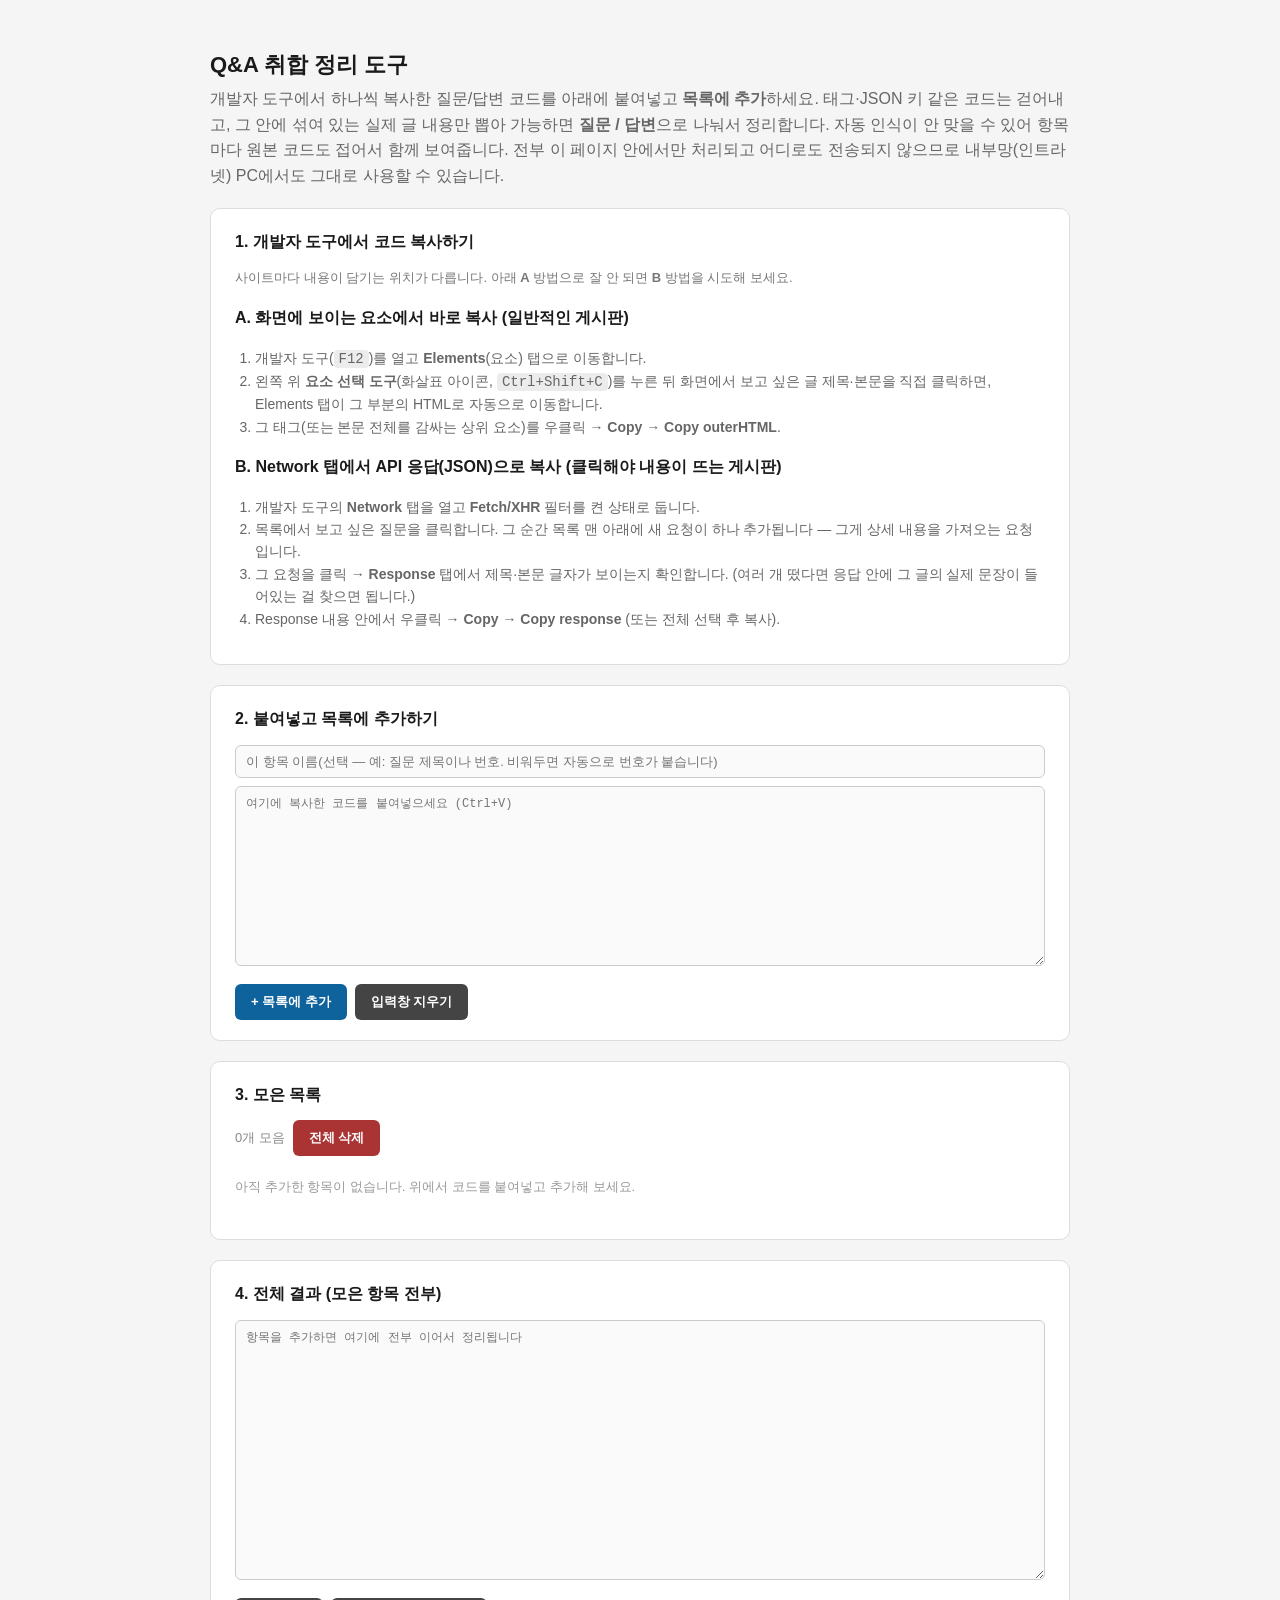
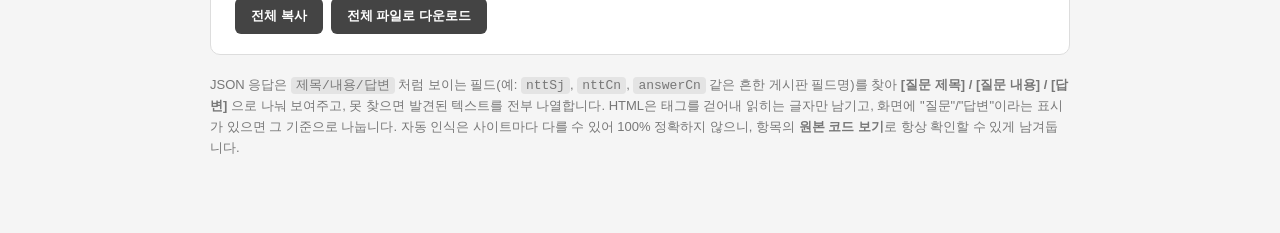
<file: webpage_reverse/index.html>
<!DOCTYPE html>
<html lang="ko">
<head>
<meta charset="utf-8">
<meta name="viewport" content="width=device-width, initial-scale=1">
<title>Q&A 취합 정리 도구</title>
<style>
  :root { color-scheme: light dark; }
  body {
    margin: 0; padding: 32px 16px 64px; background: #f5f5f5; color: #1a1a1a;
    font-family: -apple-system, BlinkMacSystemFont, "Segoe UI", "Malgun Gothic", sans-serif;
    line-height: 1.6;
  }
  @media (prefers-color-scheme: dark) {
    body { background: #1e1e1e; color: #e0e0e0; }
    .card { background: #2a2a2a !important; border-color: #3c3c3c !important; }
    textarea, input[type="text"] { background: #1e1e1e !important; color: #d4d4d4 !important; border-color: #444 !important; }
    .entry { background: #232323 !important; border-color: #3c3c3c !important; }
    .entry summary { color: #e0e0e0 !important; }
    .raw-details { border-top-color: #3c3c3c !important; }
  }
  main { max-width: 860px; margin: 0 auto; }
  h1 { font-size: 22px; margin-bottom: 4px; }
  .lead { color: #666; margin-top: 0; }
  ol.steps { color: #666; font-size: 14px; padding-left: 20px; }
  .card {
    background: #fff; border: 1px solid #ddd; border-radius: 10px;
    padding: 20px 24px; margin: 20px 0;
  }
  .card h2 { font-size: 16px; margin-top: 0; }
  textarea, input[type="text"] {
    width: 100%; box-sizing: border-box; font-family: Consolas, "D2Coding", monospace;
    font-size: 12px; padding: 8px 10px; border: 1px solid #ccc; border-radius: 6px;
    background: #fafafa; color: #333;
  }
  textarea { resize: vertical; white-space: pre-wrap; word-break: break-word; }
  input[type="text"] { font-family: inherit; font-size: 13px; margin-bottom: 8px; }
  #raw-input { height: 180px; white-space: pre; word-break: normal; }
  #combined-output { height: 260px; }
  .actions { display: flex; gap: 8px; margin-top: 10px; flex-wrap: wrap; align-items: center; }
  button {
    padding: 9px 16px; border: none; border-radius: 6px; cursor: pointer;
    font-size: 13px; font-weight: 600;
  }
  button.primary { background: #0e639c; color: #fff; }
  button.primary:hover { background: #1177bb; }
  button.secondary { background: #444; color: #fff; }
  button.secondary:hover { background: #555; }
  button.danger { background: #a33; color: #fff; }
  button.danger:hover { background: #c33; }
  .note { font-size: 13px; color: #777; }
  code { background: rgba(127,127,127,.15); padding: 1px 5px; border-radius: 4px; }
  .count { font-size: 13px; color: #888; margin-left: auto; }
  #entry-list { list-style: none; margin: 12px 0 0; padding: 0; display: flex; flex-direction: column; gap: 8px; }
  .entry {
    border: 1px solid #e0e0e0; border-radius: 8px; background: #fafafa;
  }
  .entry summary {
    cursor: pointer; padding: 10px 14px; font-size: 13px; font-weight: 600;
    display: flex; align-items: center; gap: 8px; list-style: none;
  }
  .entry summary::-webkit-details-marker { display: none; }
  .entry summary .badge {
    font-size: 11px; font-weight: 400; color: #888; background: rgba(127,127,127,.15);
    padding: 1px 6px; border-radius: 4px;
  }
  .entry summary .badge.guessed { color: #1a7a3a; background: rgba(40,160,80,.15); }
  .entry summary .badge.fallback { color: #a35b00; background: rgba(200,130,0,.15); }
  .entry summary .remove-entry {
    margin-left: auto; background: none; border: none; color: #a33; font-size: 12px;
    font-weight: 600; cursor: pointer; padding: 2px 6px;
  }
  .entry .readable {
    margin: 0; padding: 12px 14px; border-top: 1px solid #e0e0e0;
    font-size: 13px; white-space: pre-wrap; word-break: break-word;
  }
  .raw-details {
    margin: 0 14px 12px; border-top: 1px dashed #ddd; padding-top: 8px;
  }
  .raw-details summary {
    cursor: pointer; font-size: 12px; color: #888; padding: 2px 0;
  }
  .raw-details pre {
    margin: 6px 0 0; font-family: Consolas, "D2Coding", monospace; font-size: 11px;
    white-space: pre-wrap; word-break: break-all; max-height: 260px; overflow: auto;
    color: #999;
  }
  .empty-hint { color: #999; font-size: 13px; padding: 8px 0; }
</style>
</head>
<body>
<main>
  <h1>Q&amp;A 취합 정리 도구</h1>
  <p class="lead">
    개발자 도구에서 하나씩 복사한 질문/답변 코드를 아래에 붙여넣고 <b>목록에 추가</b>하세요.
    태그·JSON 키 같은 코드는 걷어내고, 그 안에 섞여 있는 실제 글 내용만 뽑아
    가능하면 <b>질문 / 답변</b>으로 나눠서 정리합니다. 자동 인식이 안 맞을 수 있어
    항목마다 원본 코드도 접어서 함께 보여줍니다. 전부 이 페이지 안에서만 처리되고
    어디로도 전송되지 않으므로 내부망(인트라넷) PC에서도 그대로 사용할 수 있습니다.
  </p>

  <div class="card">
    <h2>1. 개발자 도구에서 코드 복사하기</h2>
    <p class="note" style="margin-top:0;">
      사이트마다 내용이 담기는 위치가 다릅니다. 아래 <b>A</b> 방법으로 잘 안 되면
      <b>B</b> 방법을 시도해 보세요.
    </p>
    <p><b>A. 화면에 보이는 요소에서 바로 복사 (일반적인 게시판)</b></p>
    <ol class="steps">
      <li>개발자 도구(<code>F12</code>)를 열고 <b>Elements</b>(요소) 탭으로 이동합니다.</li>
      <li>왼쪽 위 <b>요소 선택 도구</b>(화살표 아이콘, <code>Ctrl+Shift+C</code>)를 누른 뒤
        화면에서 보고 싶은 글 제목·본문을 직접 클릭하면, Elements 탭이 그 부분의
        HTML로 자동으로 이동합니다.</li>
      <li>그 태그(또는 본문 전체를 감싸는 상위 요소)를 우클릭 →
        <b>Copy → Copy outerHTML</b>.</li>
    </ol>
    <p><b>B. Network 탭에서 API 응답(JSON)으로 복사 (클릭해야 내용이 뜨는 게시판)</b></p>
    <ol class="steps">
      <li>개발자 도구의 <b>Network</b> 탭을 열고 <b>Fetch/XHR</b> 필터를 켠 상태로 둡니다.</li>
      <li>목록에서 보고 싶은 질문을 클릭합니다. 그 순간 목록 맨 아래에
        새 요청이 하나 추가됩니다 — 그게 상세 내용을 가져오는 요청입니다.</li>
      <li>그 요청을 클릭 → <b>Response</b> 탭에서 제목·본문 글자가 보이는지 확인합니다.
        (여러 개 떴다면 응답 안에 그 글의 실제 문장이 들어있는 걸 찾으면 됩니다.)</li>
      <li>Response 내용 안에서 우클릭 → <b>Copy → Copy response</b> (또는 전체 선택 후 복사).</li>
    </ol>
  </div>

  <div class="card">
    <h2>2. 붙여넣고 목록에 추가하기</h2>
    <input type="text" id="label-input" placeholder="이 항목 이름(선택 — 예: 질문 제목이나 번호. 비워두면 자동으로 번호가 붙습니다)">
    <textarea id="raw-input" placeholder="여기에 복사한 코드를 붙여넣으세요 (Ctrl+V)"></textarea>
    <div class="actions">
      <button class="primary" id="add-btn">+ 목록에 추가</button>
      <button class="secondary" id="clear-input-btn">입력창 지우기</button>
    </div>
  </div>

  <div class="card">
    <h2>3. 모은 목록</h2>
    <div class="actions" style="margin-top:0;">
      <span class="count" id="entry-count" style="margin-left:0;">0개 모음</span>
      <button class="danger" id="clear-all-btn">전체 삭제</button>
    </div>
    <p class="empty-hint" id="empty-hint">아직 추가한 항목이 없습니다. 위에서 코드를 붙여넣고 추가해 보세요.</p>
    <ul id="entry-list"></ul>
  </div>

  <div class="card">
    <h2>4. 전체 결과 (모은 항목 전부)</h2>
    <textarea id="combined-output" readonly placeholder="항목을 추가하면 여기에 전부 이어서 정리됩니다"></textarea>
    <div class="actions">
      <button class="secondary" id="copy-all-btn">전체 복사</button>
      <button class="secondary" id="download-all-btn">전체 파일로 다운로드</button>
    </div>
  </div>

  <p class="note">
    JSON 응답은 <code>제목/내용/답변</code> 처럼 보이는 필드(예: <code>nttSj</code>,
    <code>nttCn</code>, <code>answerCn</code> 같은 흔한 게시판 필드명)를 찾아
    <b>[질문 제목] / [질문 내용] / [답변]</b> 으로 나눠 보여주고, 못 찾으면 발견된
    텍스트를 전부 나열합니다. HTML은 태그를 걷어내 읽히는 글자만 남기고,
    화면에 "질문"/"답변"이라는 표시가 있으면 그 기준으로 나눕니다. 자동 인식은
    사이트마다 다를 수 있어 100% 정확하지 않으니, 항목의 <b>원본 코드 보기</b>로
    항상 확인할 수 있게 남겨둡니다.
  </p>
</main>
<script>
(function () {
  "use strict";

  var VOID_TAGS = [
    "area", "base", "br", "col", "embed", "hr", "img", "input",
    "link", "meta", "param", "source", "track", "wbr",
  ];
  var RAW_TEXT_TAGS = ["script", "style"];
  var STORAGE_KEY = "qna_collector_entries_v2";

  function indent(n) {
    return "  ".repeat(n);
  }

  // 태그 단위로 잘라 들여쓰기를 붙여 사람이 읽기 좋은 형태로 재구성한다.
  // <script>/<style> 안쪽 내용은 태그로 착각해 잘못 잘리지 않도록 통째로 다룬다.
  function formatHtml(html) {
    var tokens = html.match(/<!--[\s\S]*?-->|<[^>]+>|[^<]+/g) || [];
    var out = [];
    var depth = 0;
    var rawTag = null;
    var rawBuffer = "";

    tokens.forEach(function (token) {
      if (rawTag) {
        var closeRe = new RegExp("^</" + rawTag + "\\s*>$", "i");
        if (closeRe.test(token.trim())) {
          if (rawBuffer.trim()) {
            out.push(indent(depth + 1) + rawBuffer.trim());
          }
          out.push(indent(depth) + token.trim());
          rawTag = null;
          rawBuffer = "";
        } else {
          rawBuffer += token;
        }
        return;
      }

      if (/^<!--/.test(token)) {
        out.push(indent(depth) + token.trim());
        return;
      }

      if (/^<[^>]+>$/.test(token)) {
        var isClosing = /^<\//.test(token);
        var isSelfClosing = /\/>$/.test(token);
        var tagName = (token.match(/^<\/?([a-zA-Z0-9-]+)/) || [])[1];
        var isVoid = tagName && VOID_TAGS.indexOf(tagName.toLowerCase()) !== -1;

        if (isClosing) {
          depth = Math.max(0, depth - 1);
          out.push(indent(depth) + token.trim());
        } else {
          out.push(indent(depth) + token.trim());
          if (
            tagName &&
            RAW_TEXT_TAGS.indexOf(tagName.toLowerCase()) !== -1 &&
            !isSelfClosing
          ) {
            rawTag = tagName.toLowerCase();
          } else if (!isSelfClosing && !isVoid) {
            depth++;
          }
        }
      } else {
        var text = token.trim();
        if (text) out.push(indent(depth) + text);
      }
    });

    return out.join("\n");
  }

  // 붙여넣은 내용이 JSON이면 JSON.stringify로, 아니면 HTML 포매터로 정리한다.
  function formatInput(text) {
    var trimmed = text.trim();
    if (/^[{[]/.test(trimmed)) {
      try {
        return { type: "json", raw: JSON.stringify(JSON.parse(trimmed), null, 2), parsed: JSON.parse(trimmed) };
      } catch (e) {
        // JSON 파싱에 실패하면 HTML/일반 텍스트로 취급한다.
      }
    }
    return { type: "html", raw: formatHtml(text), parsed: null };
  }

  // HTML 태그를 걷어내고 사람이 읽을 글자만 남긴다. DOM에 넣지 않고 순수 문자열
  // 치환만 하므로, 붙여넣은 내용 안에 악성 코드가 있어도 실행되지 않는다.
  function stripHtmlToText(html) {
    var noRaw = html
      .replace(/<script[\s\S]*?<\/script>/gi, " ")
      .replace(/<style[\s\S]*?<\/style>/gi, " ");
    var withBreaks = noRaw.replace(/<\/?(br|p|div|li|tr|h[1-6])\b[^>]*>/gi, "\n");
    var textOnly = withBreaks.replace(/<[^>]+>/g, "");
    var decoded = textOnly
      .replace(/&nbsp;/gi, " ")
      .replace(/&lt;/gi, "<")
      .replace(/&gt;/gi, ">")
      .replace(/&quot;/gi, "\"")
      .replace(/&#39;/gi, "'")
      .replace(/&amp;/gi, "&");
    return decoded
      .split("\n")
      .map(function (line) { return line.trim(); })
      .filter(function (line) { return line.length > 0; })
      .join("\n");
  }

  function tokenizeKey(key) {
    return key
      .replace(/([a-z0-9])([A-Z])/g, "$1 $2")
      .replace(/[_\-.]/g, " ")
      .toLowerCase()
      .split(/\s+/)
      .filter(Boolean);
  }

  var TITLE_TOKENS = ["title", "subject", "subj", "sj", "ttl", "제목"];
  var ANSWER_TOKENS = ["answer", "reply", "response", "ans", "답변"];
  var CONTENT_TOKENS = ["content", "contents", "cn", "body", "memo", "text", "내용"];

  function classifyKey(lastSegment) {
    var tokens = tokenizeKey(lastSegment);
    if (tokens.some(function (t) { return ANSWER_TOKENS.indexOf(t) !== -1; })) return "answer";
    if (tokens.some(function (t) { return TITLE_TOKENS.indexOf(t) !== -1; })) return "title";
    if (tokens.some(function (t) { return CONTENT_TOKENS.indexOf(t) !== -1; })) return "content";
    return null;
  }

  // JSON 객체를 훑어 문자열 값을 전부 모으고, 필드명으로 제목/내용/답변을 추정한다.
  function extractFromJson(obj) {
    var fields = [];
    (function walk(node, path) {
      if (node == null) return;
      if (typeof node === "string") {
        var trimmed = node.trim();
        var looksLikeId = /^-?\d+(\.\d+)?$/.test(trimmed) || /^\d{4}-\d{2}-\d{2}/.test(trimmed);
        if (trimmed.length >= 2 && !looksLikeId) {
          fields.push({ path: path, value: trimmed });
        }
        return;
      }
      if (Array.isArray(node)) {
        node.forEach(function (item, i) { walk(item, path + "[" + i + "]"); });
        return;
      }
      if (typeof node === "object") {
        Object.keys(node).forEach(function (key) {
          walk(node[key], path ? path + "." + key : key);
        });
      }
    })(obj, "");

    var buckets = { title: [], content: [], answer: [] };
    fields.forEach(function (f) {
      var lastSegment = f.path.split(/[.\[]/).pop().replace(/\]$/, "");
      var cat = classifyKey(lastSegment);
      if (cat) buckets[cat].push(f);
    });

    var title = buckets.title[0];
    var content = buckets.content.filter(function (c) { return !title || c.path !== title.path; })[0];
    var answer = buckets.answer[0];

    var lines = [];
    if (title) lines.push("[질문 제목]\n" + title.value);
    if (content) lines.push("[질문 내용]\n" + stripHtmlToText(content.value));
    if (answer) lines.push("[답변]\n" + stripHtmlToText(answer.value));

    if (lines.length > 0) {
      return { text: lines.join("\n\n"), guessed: true };
    }

    if (fields.length === 0) {
      return { text: "(텍스트로 보이는 값을 찾지 못했습니다. 원본 코드를 확인해 주세요.)", guessed: false };
    }
    var fallback = ["(질문/답변 필드를 자동으로 찾지 못했습니다. 발견된 텍스트 전체입니다)"]
      .concat(fields.slice(0, 40).map(function (f) { return f.path + ": " + f.value; }));
    return { text: fallback.join("\n"), guessed: false };
  }

  var Q_MARKER_RE = /^(질문|문의\s*내용|질의\s*내용|Q\.?)$/;
  var A_MARKER_RE = /^(답변|답변\s*내용|회신\s*내용|A\.?)$/;

  // 화면에 "질문"/"답변" 같은 표시가 그대로 텍스트로 남아있으면 그 기준으로 나눈다.
  function splitQnaMarkers(plainText) {
    var lines = plainText.split("\n");
    var qIdx = -1, aIdx = -1;
    lines.forEach(function (line, i) {
      var t = line.trim();
      if (qIdx === -1 && Q_MARKER_RE.test(t)) qIdx = i;
      if (A_MARKER_RE.test(t)) aIdx = i;
    });
    if (qIdx === -1 && aIdx === -1) return null;
    var question = qIdx !== -1
      ? lines.slice(qIdx + 1, aIdx !== -1 ? aIdx : undefined).join("\n").trim()
      : null;
    var answer = aIdx !== -1 ? lines.slice(aIdx + 1).join("\n").trim() : null;
    return { question: question, answer: answer };
  }

  function extractFromHtml(rawHtmlText) {
    var plain = stripHtmlToText(rawHtmlText);
    if (!plain) {
      return { text: "(텍스트를 찾지 못했습니다. 원본 코드를 확인해 주세요.)", guessed: false };
    }
    var split = splitQnaMarkers(plain);
    if (split && (split.question || split.answer)) {
      var lines = [];
      if (split.question) lines.push("[질문]\n" + split.question);
      if (split.answer) lines.push("[답변]\n" + split.answer);
      return { text: lines.join("\n\n"), guessed: true };
    }
    return { text: "[내용]\n" + plain, guessed: false };
  }

  function buildReadable(result) {
    if (result.type === "json") return extractFromJson(result.parsed);
    return extractFromHtml(result.raw);
  }

  var labelInput = document.getElementById("label-input");
  var rawInput = document.getElementById("raw-input");
  var entryList = document.getElementById("entry-list");
  var entryCount = document.getElementById("entry-count");
  var emptyHint = document.getElementById("empty-hint");
  var combinedOutput = document.getElementById("combined-output");

  var entries = loadEntries();

  function loadEntries() {
    try {
      var raw = localStorage.getItem(STORAGE_KEY);
      return raw ? JSON.parse(raw) : [];
    } catch (e) {
      return [];
    }
  }

  function saveEntries() {
    try {
      localStorage.setItem(STORAGE_KEY, JSON.stringify(entries));
    } catch (e) {
      // localStorage를 쓸 수 없는 환경이면 조용히 무시하고 메모리에서만 유지한다.
    }
  }

  function render() {
    entryList.innerHTML = "";
    entryCount.textContent = entries.length + "개 모음";
    emptyHint.style.display = entries.length === 0 ? "block" : "none";

    entries.forEach(function (entry, index) {
      var li = document.createElement("li");
      var details = document.createElement("details");
      details.className = "entry";
      details.open = true;

      var summary = document.createElement("summary");

      var titleSpan = document.createElement("span");
      titleSpan.textContent = (index + 1) + ". " + (entry.label || "항목 " + (index + 1));
      summary.appendChild(titleSpan);

      var badge = document.createElement("span");
      badge.className = "badge" + (entry.guessed ? " guessed" : " fallback");
      badge.textContent = (entry.type === "json" ? "JSON" : "HTML") +
        (entry.guessed ? " · 질문/답변 인식됨" : " · 자동 인식 실패");
      summary.appendChild(badge);

      var removeBtn = document.createElement("button");
      removeBtn.className = "remove-entry";
      removeBtn.textContent = "삭제";
      removeBtn.addEventListener("click", function (e) {
        e.preventDefault();
        e.stopPropagation();
        entries.splice(index, 1);
        saveEntries();
        render();
      });
      summary.appendChild(removeBtn);

      details.appendChild(summary);

      var readablePre = document.createElement("pre");
      readablePre.className = "readable";
      readablePre.textContent = entry.readable;
      details.appendChild(readablePre);

      var rawDetails = document.createElement("details");
      rawDetails.className = "raw-details";
      var rawSummary = document.createElement("summary");
      rawSummary.textContent = "원본 코드 보기";
      rawDetails.appendChild(rawSummary);
      var rawPre = document.createElement("pre");
      rawPre.textContent = entry.raw;
      rawDetails.appendChild(rawPre);
      details.appendChild(rawDetails);

      li.appendChild(details);
      entryList.appendChild(li);
    });

    var combined = entries
      .map(function (entry, index) {
        var header = "===== " + (index + 1) + ". " + (entry.label || "항목 " + (index + 1)) + " =====";
        return header + "\n" + entry.readable;
      })
      .join("\n\n");
    combinedOutput.value = combined;
  }

  document.getElementById("add-btn").addEventListener("click", function () {
    var raw = rawInput.value;
    if (!raw.trim()) return;
    var result = formatInput(raw);
    var readable = buildReadable(result);
    entries.push({
      label: labelInput.value.trim(),
      type: result.type,
      raw: result.raw,
      readable: readable.text,
      guessed: readable.guessed,
    });
    saveEntries();
    render();
    labelInput.value = "";
    rawInput.value = "";
    rawInput.focus();
  });

  document.getElementById("clear-input-btn").addEventListener("click", function () {
    labelInput.value = "";
    rawInput.value = "";
    rawInput.focus();
  });

  document.getElementById("clear-all-btn").addEventListener("click", function () {
    if (entries.length === 0) return;
    if (!confirm("모은 " + entries.length + "개 항목을 전부 삭제할까요?")) return;
    entries = [];
    saveEntries();
    render();
  });

  function copyText(text, btn) {
    function fallback() {
      var ta = document.createElement("textarea");
      ta.value = text;
      ta.style.position = "fixed";
      ta.style.opacity = "0";
      document.body.appendChild(ta);
      ta.select();
      try { document.execCommand("copy"); } catch (err) {}
      document.body.removeChild(ta);
    }
    if (navigator.clipboard && navigator.clipboard.writeText) {
      navigator.clipboard.writeText(text).catch(fallback);
    } else {
      fallback();
    }
    var original = btn.textContent;
    btn.textContent = "복사됨!";
    setTimeout(function () { btn.textContent = original; }, 1200);
  }

  document.getElementById("copy-all-btn").addEventListener("click", function (e) {
    copyText(combinedOutput.value, e.currentTarget);
  });

  document.getElementById("download-all-btn").addEventListener("click", function () {
    var blob = new Blob([combinedOutput.value], { type: "text/plain;charset=utf-8" });
    var a = document.createElement("a");
    a.href = URL.createObjectURL(blob);
    a.download = "qna-collected.txt";
    document.body.appendChild(a);
    a.click();
    document.body.removeChild(a);
  });

  render();
})();
</script>
</body>
</html>
</file>
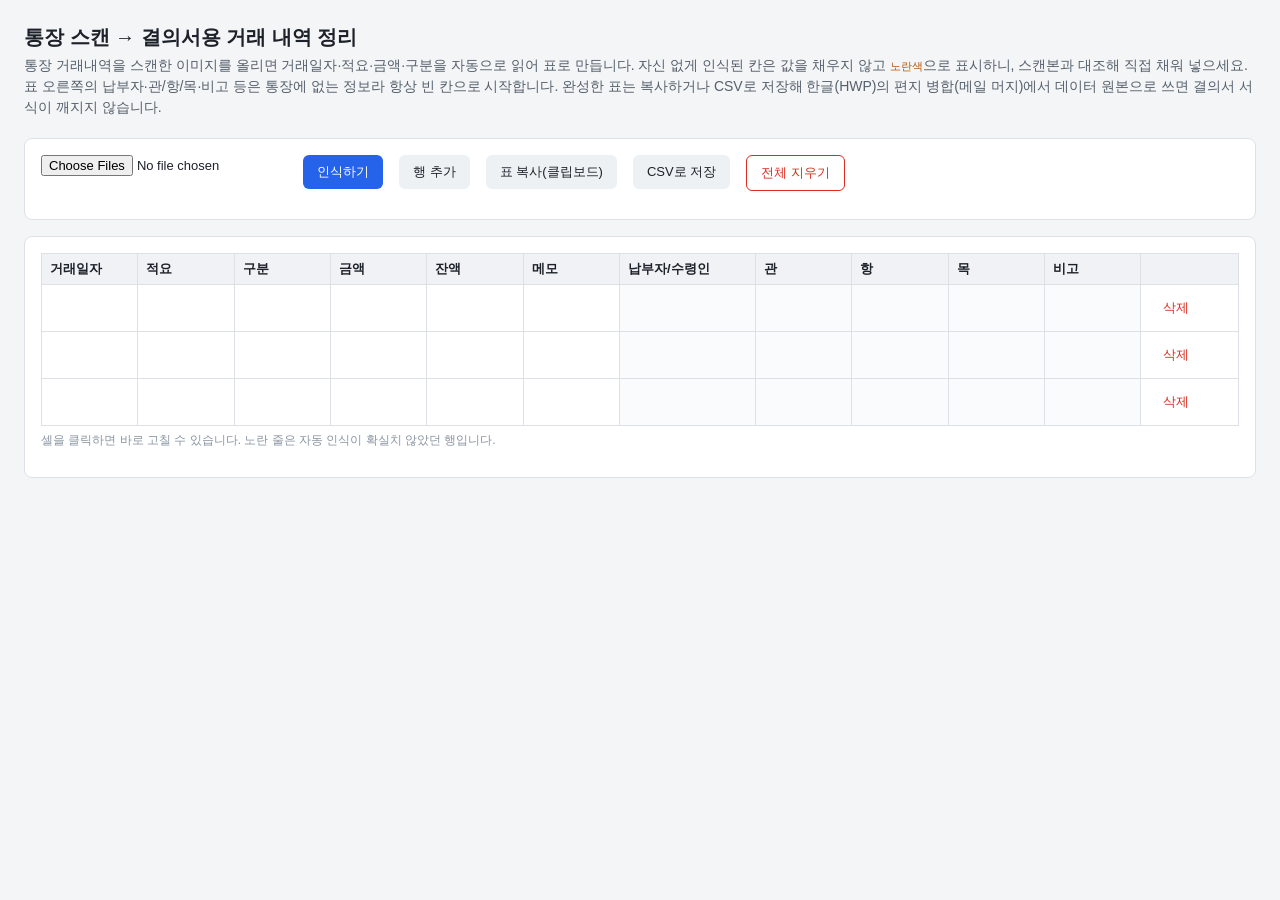
<file: passbook_ledger/static/index.html>
<!doctype html>
<html lang="ko">
<head>
<meta charset="utf-8">
<title>통장 스캔 → 결의서용 거래 내역 정리</title>
<style>
  :root { color-scheme: light; }
  * { box-sizing: border-box; }
  body {
    font-family: "Malgun Gothic", "Noto Sans KR", sans-serif;
    margin: 0; padding: 24px; background: #f4f5f7; color: #1d2129;
  }
  h1 { font-size: 20px; margin: 0 0 4px; }
  p.lead { color: #55606b; margin: 0 0 20px; font-size: 14px; line-height: 1.5; }
  .panel {
    background: #fff; border: 1px solid #dde1e6; border-radius: 8px;
    padding: 16px; margin-bottom: 16px;
  }
  .row { display: flex; gap: 16px; align-items: flex-start; flex-wrap: wrap; }
  button {
    background: #2563eb; color: #fff; border: none; border-radius: 6px;
    padding: 8px 14px; font-size: 13px; cursor: pointer;
  }
  button.secondary { background: #eef1f4; color: #1d2129; }
  button.danger { background: #fff; color: #d92d20; border: 1px solid #d92d20; }
  button:disabled { opacity: .5; cursor: not-allowed; }
  input[type=file] { font-size: 13px; }
  #status { font-size: 13px; color: #55606b; margin-top: 8px; white-space: pre-line; }
  #thumbs { display: flex; gap: 8px; flex-wrap: wrap; margin-top: 12px; }
  #thumbs img {
    height: 90px; border: 1px solid #dde1e6; border-radius: 4px; cursor: zoom-in;
  }
  table { border-collapse: collapse; width: 100%; font-size: 13px; }
  th, td {
    border: 1px solid #dde1e6; padding: 6px 8px; text-align: left;
    min-width: 70px;
  }
  th { background: #f0f2f5; font-weight: 600; position: sticky; top: 0; }
  td[contenteditable="true"]:focus { outline: 2px solid #2563eb; outline-offset: -2px; }
  tr.needs-review td { background: #fff7e6; }
  td.col-blank { background: #fafbfc; }
  .badge { font-size: 11px; color: #b45309; }
  .rowbtn { border: none; background: none; color: #d92d20; cursor: pointer; font-size: 13px; }
  .table-wrap { overflow-x: auto; max-height: 60vh; overflow-y: auto; }
  #lightbox {
    display: none; position: fixed; inset: 0; background: rgba(0,0,0,.8);
    align-items: center; justify-content: center; z-index: 50; cursor: zoom-out;
  }
  #lightbox img { max-width: 95vw; max-height: 95vh; }
  .hint { font-size: 12px; color: #8a94a1; margin-top: 6px; }
</style>
</head>
<body>

<h1>통장 스캔 → 결의서용 거래 내역 정리</h1>
<p class="lead">
  통장 거래내역을 스캔한 이미지를 올리면 거래일자·적요·금액·구분을 자동으로 읽어 표로 만듭니다.
  자신 없게 인식된 칸은 값을 채우지 않고 <span class="badge">노란색</span>으로 표시하니,
  스캔본과 대조해 직접 채워 넣으세요. 표 오른쪽의 납부자·관/항/목·비고 등은 통장에 없는
  정보라 항상 빈 칸으로 시작합니다. 완성한 표는 복사하거나 CSV로 저장해 한글(HWP)의
  편지 병합(메일 머지)에서 데이터 원본으로 쓰면 결의서 서식이 깨지지 않습니다.
</p>

<div class="panel">
  <div class="row">
    <input id="fileInput" type="file" accept="image/*" multiple>
    <button id="recognizeBtn">인식하기</button>
    <button id="addRowBtn" class="secondary">행 추가</button>
    <button id="copyBtn" class="secondary">표 복사(클립보드)</button>
    <button id="csvBtn" class="secondary">CSV로 저장</button>
    <button id="clearBtn" class="danger">전체 지우기</button>
  </div>
  <div id="status"></div>
  <div id="thumbs"></div>
</div>

<div class="panel">
  <div class="table-wrap">
    <table id="ledger">
      <thead>
        <tr>
          <th>거래일자</th>
          <th>적요</th>
          <th>구분</th>
          <th>금액</th>
          <th>잔액</th>
          <th>메모</th>
          <th class="col-blank">납부자/수령인</th>
          <th class="col-blank">관</th>
          <th class="col-blank">항</th>
          <th class="col-blank">목</th>
          <th class="col-blank">비고</th>
          <th></th>
        </tr>
      </thead>
      <tbody id="tbody"></tbody>
    </table>
  </div>
  <p class="hint">셀을 클릭하면 바로 고칠 수 있습니다. 노란 줄은 자동 인식이 확실치 않았던 행입니다.</p>
</div>

<div id="lightbox"><img id="lightboxImg"></div>

<script>
const DATA_COLS = ["거래일자", "적요", "구분", "금액", "잔액", "메모"];
const BLANK_COLS = ["납부자수령인", "관", "항", "목", "비고"];
const COL_COUNT = DATA_COLS.length + BLANK_COLS.length;

const tbody = document.getElementById("tbody");
const statusEl = document.getElementById("status");
const thumbs = document.getElementById("thumbs");
const lightbox = document.getElementById("lightbox");
const lightboxImg = document.getElementById("lightboxImg");

function addRow(row) {
  row = row || {};
  const tr = document.createElement("tr");
  if (row["확인필요"]) tr.classList.add("needs-review");
  const values = DATA_COLS.map(c => row[c] || "").concat(BLANK_COLS.map(() => ""));
  values.forEach((v, i) => {
    const td = document.createElement("td");
    td.contentEditable = "true";
    td.textContent = v;
    if (i >= DATA_COLS.length) td.classList.add("col-blank");
    tr.appendChild(td);
  });
  if (row["확인사유"]) tr.title = "확인 필요: " + row["확인사유"];
  const delTd = document.createElement("td");
  const delBtn = document.createElement("button");
  delBtn.textContent = "삭제";
  delBtn.className = "rowbtn";
  delBtn.onclick = () => tr.remove();
  delTd.appendChild(delBtn);
  tr.appendChild(delTd);
  tbody.appendChild(tr);
}

document.getElementById("addRowBtn").onclick = () => addRow();

document.getElementById("clearBtn").onclick = () => {
  if (confirm("표의 모든 행과 첨부 이미지를 지울까요?")) {
    tbody.innerHTML = "";
    thumbs.innerHTML = "";
    statusEl.textContent = "";
  }
};

function showThumb(file) {
  const url = URL.createObjectURL(file);
  const img = document.createElement("img");
  img.src = url;
  img.onclick = () => {
    lightboxImg.src = url;
    lightbox.style.display = "flex";
  };
  thumbs.appendChild(img);
}
lightbox.onclick = () => { lightbox.style.display = "none"; };

document.getElementById("recognizeBtn").onclick = async () => {
  const files = Array.from(document.getElementById("fileInput").files);
  if (files.length === 0) {
    statusEl.textContent = "먼저 통장 스캔 이미지를 선택하세요.";
    return;
  }
  const btn = document.getElementById("recognizeBtn");
  btn.disabled = true;
  let ok = 0, fail = 0;
  for (const file of files) {
    showThumb(file);
    statusEl.textContent = `인식 중... (${file.name})`;
    try {
      const formData = new FormData();
      formData.append("image", file, file.name);
      const res = await fetch("/api/ocr", { method: "POST", body: formData });
      const data = await res.json();
      if (!res.ok) {
        fail++;
        statusEl.textContent = `${file.name}: 인식 실패 - ${data.error || "알 수 없는 오류"}`;
        continue;
      }
      (data.rows || []).forEach(addRow);
      ok++;
    } catch (err) {
      fail++;
      statusEl.textContent = `${file.name}: 서버와 통신 중 오류가 발생했습니다.`;
    }
  }
  btn.disabled = false;
  statusEl.textContent = `인식 완료: 이미지 ${ok}개 처리` + (fail ? `, 실패 ${fail}개 (표에서 직접 입력하세요)` : "");
  document.getElementById("fileInput").value = "";
};

function tableRows() {
  return Array.from(tbody.querySelectorAll("tr")).map(tr =>
    Array.from(tr.querySelectorAll("td")).slice(0, COL_COUNT).map(td => td.textContent.trim())
  );
}

const HEADERS = DATA_COLS.concat(["납부자/수령인", "관", "항", "목", "비고"]);

document.getElementById("copyBtn").onclick = async () => {
  const lines = [HEADERS.join("\t")].concat(tableRows().map(r => r.join("\t")));
  await navigator.clipboard.writeText(lines.join("\n"));
  statusEl.textContent = "표를 클립보드에 복사했습니다. 엑셀이나 한글 표에 그대로 붙여넣으세요.";
};

function csvEscape(v) {
  if (/[",\n]/.test(v)) return '"' + v.replace(/"/g, '""') + '"';
  return v;
}

document.getElementById("csvBtn").onclick = () => {
  const lines = [HEADERS.map(csvEscape).join(",")]
    .concat(tableRows().map(r => r.map(csvEscape).join(",")));
  const blob = new Blob(["﻿" + lines.join("\r\n")], { type: "text/csv;charset=utf-8" });
  const a = document.createElement("a");
  a.href = URL.createObjectURL(blob);
  a.download = "통장정리.csv";
  a.click();
};

// 빈 표로 시작하지 않도록 기본 행 몇 개를 미리 만들어 둔다.
for (let i = 0; i < 3; i++) addRow();
</script>
</body>
</html>
</file>
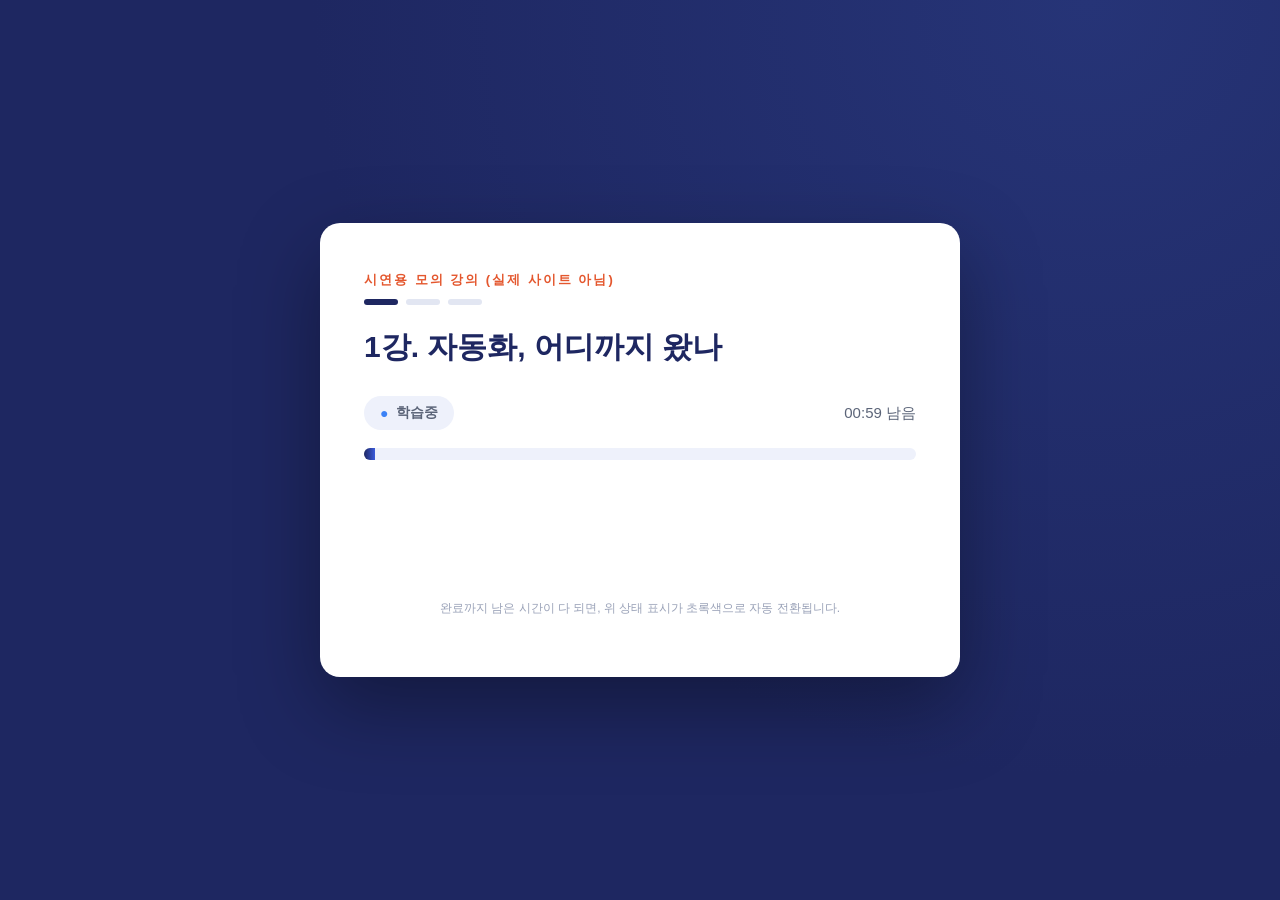
<file: narabaeum_autoplay/demo/lecture1.html>
<!doctype html>
<html lang="ko">
<head>
<meta charset="utf-8" />
<title>모의 강의 1</title>
<link rel="stylesheet" href="style.css" />
</head>
<body>
  <div class="card">
    <p class="eyebrow">시연용 모의 강의 (실제 사이트 아님)</p>
    <div class="dots">
      <div class="dot active"></div>
      <div class="dot"></div>
      <div class="dot"></div>
    </div>
    <h1>1강. 자동화, 어디까지 왔나</h1>

    <div class="status-row">
      <span id="status" class="status-badge learning">학습중</span>
      <span id="timer" class="timer">01:00 남음</span>
    </div>

    <div class="progress-track">
      <div id="fill" class="progress-fill"></div>
    </div>

    <div class="next-area">
      <a id="next-btn" href="lecture2.html">다음 강의로 이동 →</a>
      <p id="hint" class="hint">자동화 도구가 이 버튼을 감지해서 클릭합니다</p>
    </div>

    <p class="footnote">완료까지 남은 시간이 다 되면, 위 상태 표시가 초록색으로 자동 전환됩니다.</p>
  </div>

  <script src="engine.js"></script>
</body>
</html>
</file>
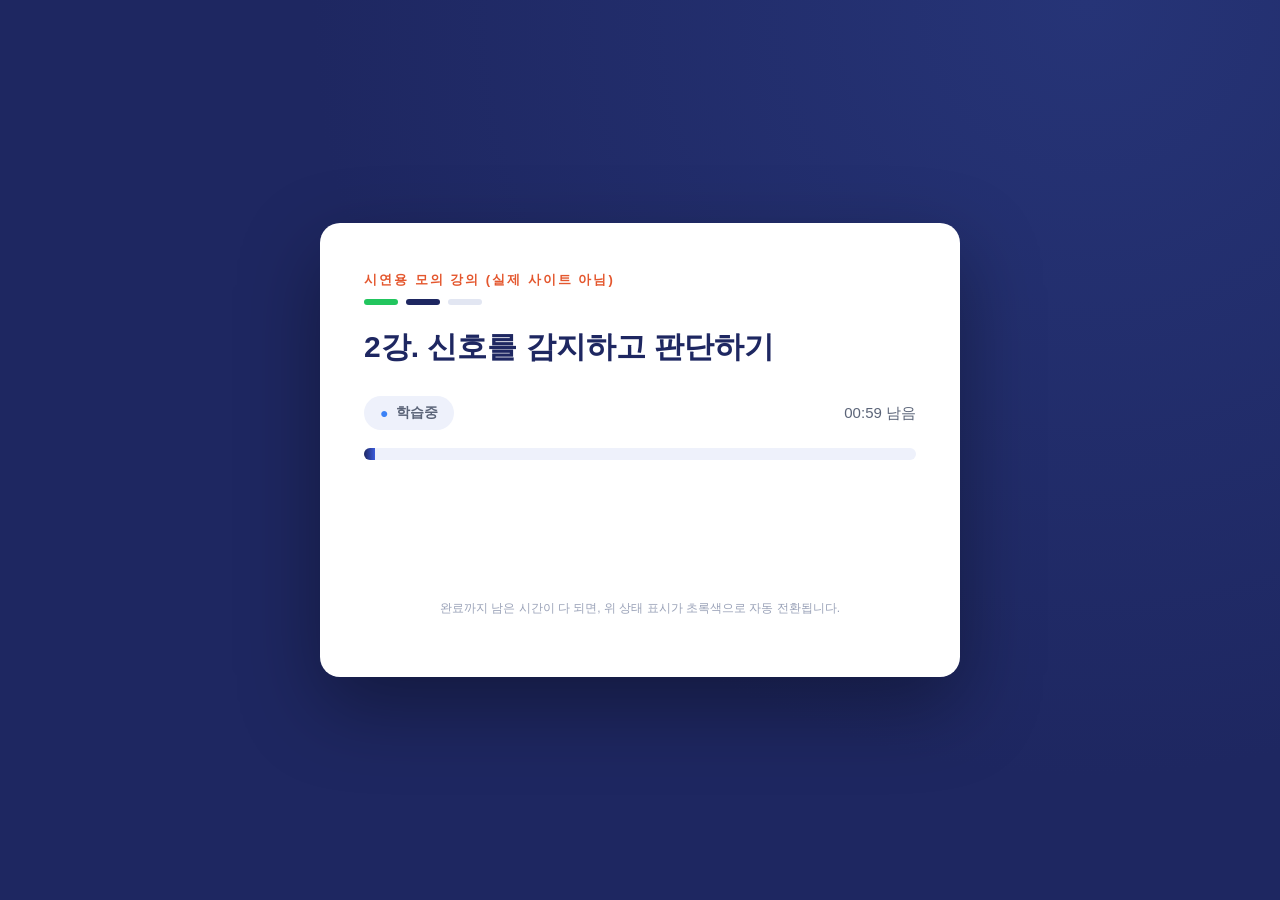
<file: narabaeum_autoplay/demo/lecture2.html>
<!doctype html>
<html lang="ko">
<head>
<meta charset="utf-8" />
<title>모의 강의 2</title>
<link rel="stylesheet" href="style.css" />
</head>
<body>
  <div class="card">
    <p class="eyebrow">시연용 모의 강의 (실제 사이트 아님)</p>
    <div class="dots">
      <div class="dot done"></div>
      <div class="dot active"></div>
      <div class="dot"></div>
    </div>
    <h1>2강. 신호를 감지하고 판단하기</h1>

    <div class="status-row">
      <span id="status" class="status-badge learning">학습중</span>
      <span id="timer" class="timer">01:00 남음</span>
    </div>

    <div class="progress-track">
      <div id="fill" class="progress-fill"></div>
    </div>

    <div class="next-area">
      <a id="next-btn" href="lecture3.html">다음 강의로 이동 →</a>
      <p id="hint" class="hint">자동화 도구가 이 버튼을 감지해서 클릭합니다</p>
    </div>

    <p class="footnote">완료까지 남은 시간이 다 되면, 위 상태 표시가 초록색으로 자동 전환됩니다.</p>
  </div>

  <script src="engine.js"></script>
</body>
</html>
</file>
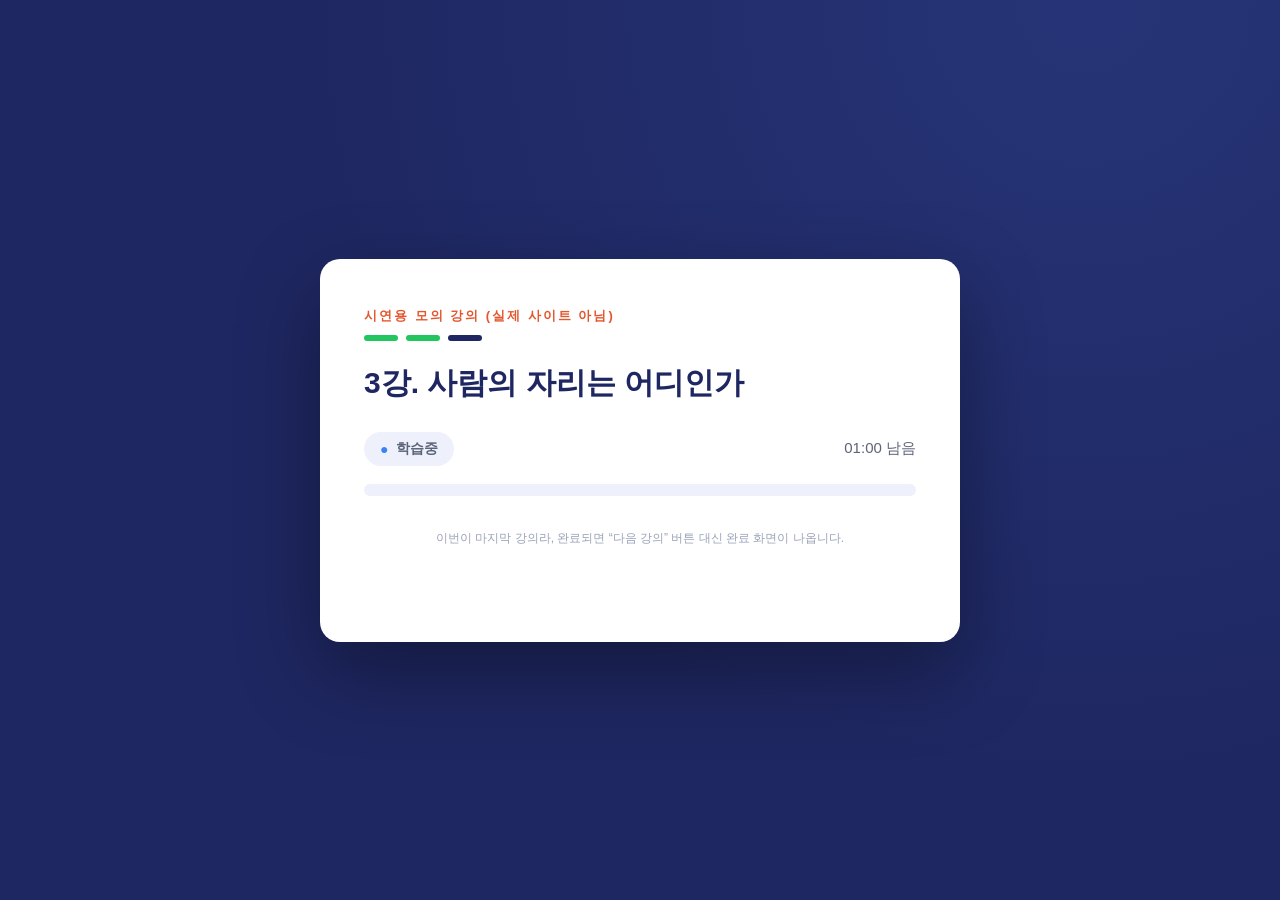
<file: narabaeum_autoplay/demo/lecture3.html>
<!doctype html>
<html lang="ko">
<head>
<meta charset="utf-8" />
<title>모의 강의 3</title>
<link rel="stylesheet" href="style.css" />
</head>
<body>
  <div class="card">
    <p class="eyebrow">시연용 모의 강의 (실제 사이트 아님)</p>
    <div class="dots">
      <div class="dot done"></div>
      <div class="dot done"></div>
      <div class="dot active"></div>
    </div>
    <h1>3강. 사람의 자리는 어디인가</h1>

    <div class="status-row">
      <span id="status" class="status-badge learning">학습중</span>
      <span id="timer" class="timer">01:00 남음</span>
    </div>

    <div class="progress-track">
      <div id="fill" class="progress-fill"></div>
    </div>

    <div id="normal-area" class="next-area">
      <p class="footnote">이번이 마지막 강의라, 완료되면 “다음 강의” 버튼 대신 완료 화면이 나옵니다.</p>
    </div>

    <div id="celebrate-area" class="celebrate" style="display:none">
      <div class="big">🎉</div>
      <h1>모든 강의를 이수했습니다</h1>
      <p>더 이상 열 강의가 없어서, 자동화 도구도 여기서 자연스럽게 멈춥니다.<br />
      "다음 강의" 버튼이 없으니 억지로 아무거나 누르지 않는 것도 이 도구의 설계입니다.</p>
    </div>
  </div>

  <script>
    const DURATION = 60;
    let remaining = DURATION;

    const statusEl = document.getElementById("status");
    const timerEl = document.getElementById("timer");
    const fillEl = document.getElementById("fill");
    const normalArea = document.getElementById("normal-area");
    const celebrateArea = document.getElementById("celebrate-area");

    function fmt(sec) {
      const m = String(Math.floor(sec / 60)).padStart(2, "0");
      const s = String(sec % 60).padStart(2, "0");
      return `${m}:${s} 남음`;
    }

    function tick() {
      const pct = Math.round(((DURATION - remaining) / DURATION) * 100);
      fillEl.style.width = pct + "%";
      timerEl.textContent = fmt(remaining);

      if (remaining <= 0) {
        clearInterval(intervalId);
        statusEl.textContent = "수강완료";
        statusEl.classList.remove("learning");
        statusEl.classList.add("done");
        fillEl.classList.add("done");
        timerEl.textContent = "완료";
        normalArea.style.display = "none";
        celebrateArea.style.display = "block";
        return;
      }
      remaining -= 1;
    }

    tick();
    const intervalId = setInterval(tick, 1000);
  </script>
</body>
</html>
</file>
<file: narabaeum_autoplay/demo/style.css>
:root {
  --navy: #1e2761;
  --navy2: #263477;
  --ice: #cadcfc;
  --accent: #e4572e;
  --ink: #20263b;
  --muted: #5b6478;
  --card: #f4f6fc;
  --white: #ffffff;
  --green: #22c55e;
}

* { box-sizing: border-box; }

body {
  margin: 0;
  min-height: 100vh;
  display: flex;
  align-items: center;
  justify-content: center;
  background: var(--navy);
  background-image: radial-gradient(circle at 85% 0%, var(--navy2) 0%, var(--navy) 55%);
  font-family: "Apple SD Gothic Neo", "Malgun Gothic", -apple-system, sans-serif;
  color: var(--ink);
}

.card {
  width: min(640px, 92vw);
  background: var(--white);
  border-radius: 20px;
  padding: 48px 44px;
  box-shadow: 0 30px 80px rgba(0,0,0,0.35);
}

.eyebrow {
  font-size: 13px;
  font-weight: 700;
  letter-spacing: 2px;
  color: var(--accent);
  margin: 0 0 10px;
}

.dots {
  display: flex;
  gap: 8px;
  margin-bottom: 22px;
}

.dot {
  width: 34px;
  height: 6px;
  border-radius: 3px;
  background: #e2e6f2;
}

.dot.active { background: var(--navy); }
.dot.done { background: var(--green); }

h1 {
  font-size: 30px;
  margin: 0 0 28px;
  color: var(--navy);
}

.status-row {
  display: flex;
  align-items: center;
  justify-content: space-between;
  margin-bottom: 18px;
}

.status-badge {
  display: inline-flex;
  align-items: center;
  gap: 8px;
  padding: 8px 16px;
  border-radius: 999px;
  font-weight: 700;
  font-size: 14px;
  background: #eef1fb;
  color: var(--muted);
  transition: all 0.4s ease;
}

.status-badge.learning::before { content: "●"; color: #3b82f6; }
.status-badge.done {
  background: #dcfce7;
  color: #15803d;
}
.status-badge.done::before { content: "✓"; }

.timer {
  font-variant-numeric: tabular-nums;
  font-size: 15px;
  color: var(--muted);
}

.progress-track {
  height: 12px;
  background: #eef1fb;
  border-radius: 6px;
  overflow: hidden;
  margin-bottom: 34px;
}

.progress-fill {
  height: 100%;
  width: 0%;
  background: linear-gradient(90deg, var(--navy), #3b5bdb);
  transition: width 1s linear;
}

.progress-fill.done { background: linear-gradient(90deg, #22c55e, #16a34a); }

.next-area {
  text-align: center;
  min-height: 64px;
}

#next-btn {
  display: inline-block;
  opacity: 0;
  transform: translateY(6px);
  pointer-events: none;
  transition: opacity 0.5s ease, transform 0.5s ease;
  background: var(--accent);
  color: var(--white);
  text-decoration: none;
  font-weight: 700;
  padding: 14px 30px;
  border-radius: 12px;
  font-size: 16px;
}

#next-btn.show {
  opacity: 1;
  transform: translateY(0);
  pointer-events: auto;
}

.hint {
  margin-top: 10px;
  font-size: 12.5px;
  color: var(--muted);
  opacity: 0;
  transition: opacity 0.5s ease;
}

.hint.show { opacity: 1; }

.footnote {
  margin-top: 30px;
  font-size: 12px;
  color: #9aa2b8;
  text-align: center;
}

.celebrate {
  text-align: center;
}

.celebrate .big {
  font-size: 54px;
  margin-bottom: 8px;
}

.celebrate h1 {
  margin-bottom: 12px;
}

.celebrate p {
  color: var(--muted);
  font-size: 15px;
  line-height: 1.6;
}
</file>
